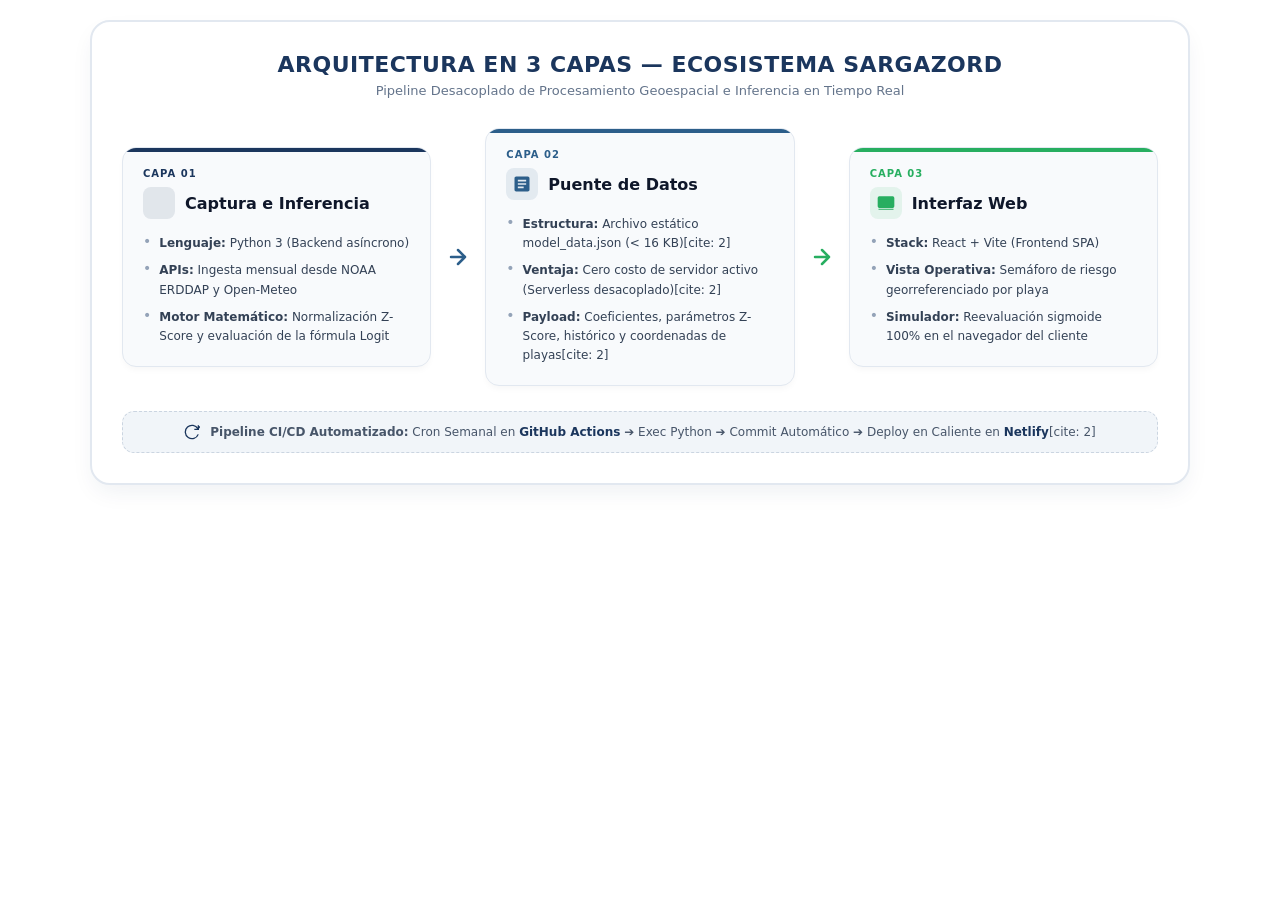
<file: pipeline.html>
<!DOCTYPE html>
<html lang="es">
<head>
  <meta charset="UTF-8">
  <title>Pipeline de Arquitectura SargazoRD - Fondo Claro</title>
  <style>
    * {
      box-sizing: border-box;
      font-family: 'Segoe UI', system-ui, -apple-system, sans-serif;
    }
    body {
      background-color: #FFFFFF;
      display: flex;
      justify-content: center;
      align-items: center;
      padding: 20px;
      margin: 0;
    }
    .pipeline-card {
      background: #FFFFFF;
      border: 2px solid #E2E8F0;
      border-radius: 20px;
      padding: 30px;
      max-width: 1100px;
      width: 100%;
      box-shadow: 0 10px 25px -5px rgba(27, 54, 93, 0.08);
    }
    .pipeline-header {
      text-align: center;
      margin-bottom: 30px;
    }
    .pipeline-title {
      color: #1B365D;
      font-size: 22px;
      font-weight: 800;
      letter-spacing: 0.5px;
      margin: 0 0 6px 0;
      text-transform: uppercase;
    }
    .pipeline-subtitle {
      color: #64748B;
      font-size: 13px;
      margin: 0;
      font-weight: 500;
    }
    .grid-container {
      display: grid;
      grid-template-columns: 1fr auto 1fr auto 1fr;
      gap: 15px;
      align-items: center;
    }
    .layer-card {
      background: #F8FAFC;
      border-radius: 14px;
      padding: 20px;
      border: 1px solid #E2E8F0;
      position: relative;
      overflow: hidden;
      box-shadow: 0 4px 6px -1px rgba(0, 0, 0, 0.03);
    }
    .layer-card::before {
      content: '';
      position: absolute;
      top: 0;
      left: 0;
      right: 0;
      height: 4px;
    }
    .layer-1::before { background: #1B365D; }
    .layer-2::before { background: #2C5E8A; }
    .layer-3::before { background: #27AE60; }

    .layer-badge {
      font-size: 10px;
      font-weight: 800;
      letter-spacing: 1px;
      text-transform: uppercase;
      margin-bottom: 8px;
    }
    .layer-1 .layer-badge { color: #1B365D; }
    .layer-2 .layer-badge { color: #2C5E8A; }
    .layer-3 .layer-badge { color: #27AE60; }

    .layer-header {
      display: flex;
      align-items: center;
      gap: 10px;
      margin-bottom: 15px;
    }
    .layer-title {
      color: #0F172A;
      font-size: 16px;
      font-weight: 700;
      margin: 0;
    }
    .icon-box {
      width: 32px;
      height: 32px;
      border-radius: 8px;
      display: flex;
      align-items: center;
      justify-content: center;
    }
    .layer-1 .icon-box { background: rgba(27, 54, 93, 0.1); fill: #1B365D; }
    .layer-2 .icon-box { background: rgba(44, 94, 138, 0.1); fill: #2C5E8A; }
    .layer-3 .icon-box { background: rgba(39, 174, 96, 0.1); fill: #27AE60; }

    .feature-list {
      list-style: none;
      padding: 0;
      margin: 0;
    }
    .feature-item {
      color: #334155;
      font-size: 12px;
      line-height: 1.6;
      margin-bottom: 8px;
      display: flex;
      align-items: flex-start;
      gap: 8px;
    }
    .feature-item:last-child { margin-bottom: 0; }
    .bullet {
      color: #94A3B8;
      font-size: 14px;
      line-height: 1;
    }

    .connector {
      display: flex;
      flex-direction: column;
      align-items: center;
      justify-content: center;
    }
    .connector-arrow {
      width: 24px;
      height: 24px;
    }

    .cicd-banner {
      margin-top: 25px;
      background: #F1F5F9;
      border: 1px dashed #CBD5E1;
      border-radius: 12px;
      padding: 12px 20px;
      display: flex;
      align-items: center;
      justify-content: center;
      gap: 10px;
      color: #475569;
      font-size: 12px;
    }
    .cicd-highlight {
      color: #1B365D;
      font-weight: 700;
    }
  </style>
</head>
<body>

<div class="pipeline-card">
  <div class="pipeline-header">
    <h2 class="pipeline-title">Arquitectura en 3 Capas — Ecosistema SargazoRD</h2>
    <p class="pipeline-subtitle">Pipeline Desacoplado de Procesamiento Geoespacial e Inferencia en Tiempo Real</p>
  </div>

  <div class="grid-container">
    
    <!-- CAPA 1 -->
    <div class="layer-card layer-1">
      <div class="layer-badge">Capa 01</div>
      <div class="layer-header">
        <div class="icon-box">
          <svg viewBox="0 0 24 24" width="20" height="20"><path d="M12 2n-5.5 0-10 4.5t0 10 10 4.5 10-4.5 0-10-10-4.5zm1 14.5h-2v-2h2v2zm0-4h-2v-6h2v6z"/></svg>
        </div>
        <h3 class="layer-title">Captura e Inferencia</h3>
      </div>
      <ul class="feature-list">
        <li class="feature-item"><span class="bullet">•</span> <span><b>Lenguaje:</b> Python 3 (Backend asíncrono)</span></li>
        <li class="feature-item"><span class="bullet">•</span> <span><b>APIs:</b> Ingesta mensual desde NOAA ERDDAP y Open-Meteo</span></li>
        <li class="feature-item"><span class="bullet">•</span> <span><b>Motor Matemático:</b> Normalización Z-Score y evaluación de la fórmula Logit</span></li>
      </ul>
    </div>

    <!-- CONECTOR 1 -->
    <div class="connector">
      <svg class="connector-arrow" viewBox="0 0 24 24" fill="none" stroke="#2C5E8A" stroke-width="2.5" stroke-linecap="round" stroke-linejoin="round"><path d="M5 12h14M12 5l7 7-7 7"/></svg>
    </div>

    <!-- CAPA 2 -->
    <div class="layer-card layer-2">
      <div class="layer-badge">Capa 02</div>
      <div class="layer-header">
        <div class="icon-box">
          <svg viewBox="0 0 24 24" width="20" height="20"><path d="M19 3H5c-1.1 0-2 .9-2 2v14c0 1.1.9 2 2 2h14c1.1 0 2-.9 2-2V5c0-1.1-.9-2-2-2zm-5 14H7v-2h7v2zm3-4H7v-2h10v2zm0-4H7V7h10v2z"/></svg>
        </div>
        <h3 class="layer-title">Puente de Datos</h3>
      </div>
      <ul class="feature-list">
        <li class="feature-item"><span class="bullet">•</span> <span><b>Estructura:</b> Archivo estático <code>model_data.json</code> (&lt; 16 KB)[cite: 2]</span></li>
        <li class="feature-item"><span class="bullet">•</span> <span><b>Ventaja:</b> Cero costo de servidor activo (Serverless desacoplado)[cite: 2]</span></li>
        <li class="feature-item"><span class="bullet">•</span> <span><b>Payload:</b> Coeficientes, parámetros Z-Score, histórico y coordenadas de playas[cite: 2]</span></li>
      </ul>
    </div>

    <!-- CONECTOR 2 -->
    <div class="connector">
      <svg class="connector-arrow" viewBox="0 0 24 24" fill="none" stroke="#27AE60" stroke-width="2.5" stroke-linecap="round" stroke-linejoin="round"><path d="M5 12h14M12 5l7 7-7 7"/></svg>
    </div>

    <!-- CAPA 3 -->
    <div class="layer-card layer-3">
      <div class="layer-badge">Capa 03</div>
      <div class="layer-header">
        <div class="icon-box">
          <svg viewBox="0 0 24 24" width="20" height="20"><path d="M4 6h16v10H4zM20 18H4a2 2 0 0 1-2-2V6a2 2 0 0 1 2-2h16a2 2 0 0 1 2 2v10a2 2 0 0 1-2 2zm1 2H3v-1h18v1z"/></svg>
        </div>
        <h3 class="layer-title">Interfaz Web</h3>
      </div>
      <ul class="feature-list">
        <li class="feature-item"><span class="bullet">•</span> <span><b>Stack:</b> React + Vite (Frontend SPA)</span></li>
        <li class="feature-item"><span class="bullet">•</span> <span><b>Vista Operativa:</b> Semáforo de riesgo georreferenciado por playa</span></li>
        <li class="feature-item"><span class="bullet">•</span> <span><b>Simulador:</b> Reevaluación sigmoide 100% en el navegador del cliente</span></li>
      </ul>
    </div>

  </div>

  <!-- CI/CD FOOTER -->
  <div class="cicd-banner">
    <svg width="16" height="16" viewBox="0 0 24 24" fill="none" stroke="#1B365D" stroke-width="2"><path d="M21.5 2v6h-6M21.34 15.57a10 10 0 1 1-.57-8.38l5.67-5.67"/></svg>
    <span><b>Pipeline CI/CD Automatizado:</b> Cron Semanal en <span class="cicd-highlight">GitHub Actions</span> ➔ Exec Python ➔ Commit Automático ➔ Deploy en Caliente en <span class="cicd-highlight">Netlify</span>[cite: 2]</span>
  </div>
</div>

</body>
</html>
</file>
